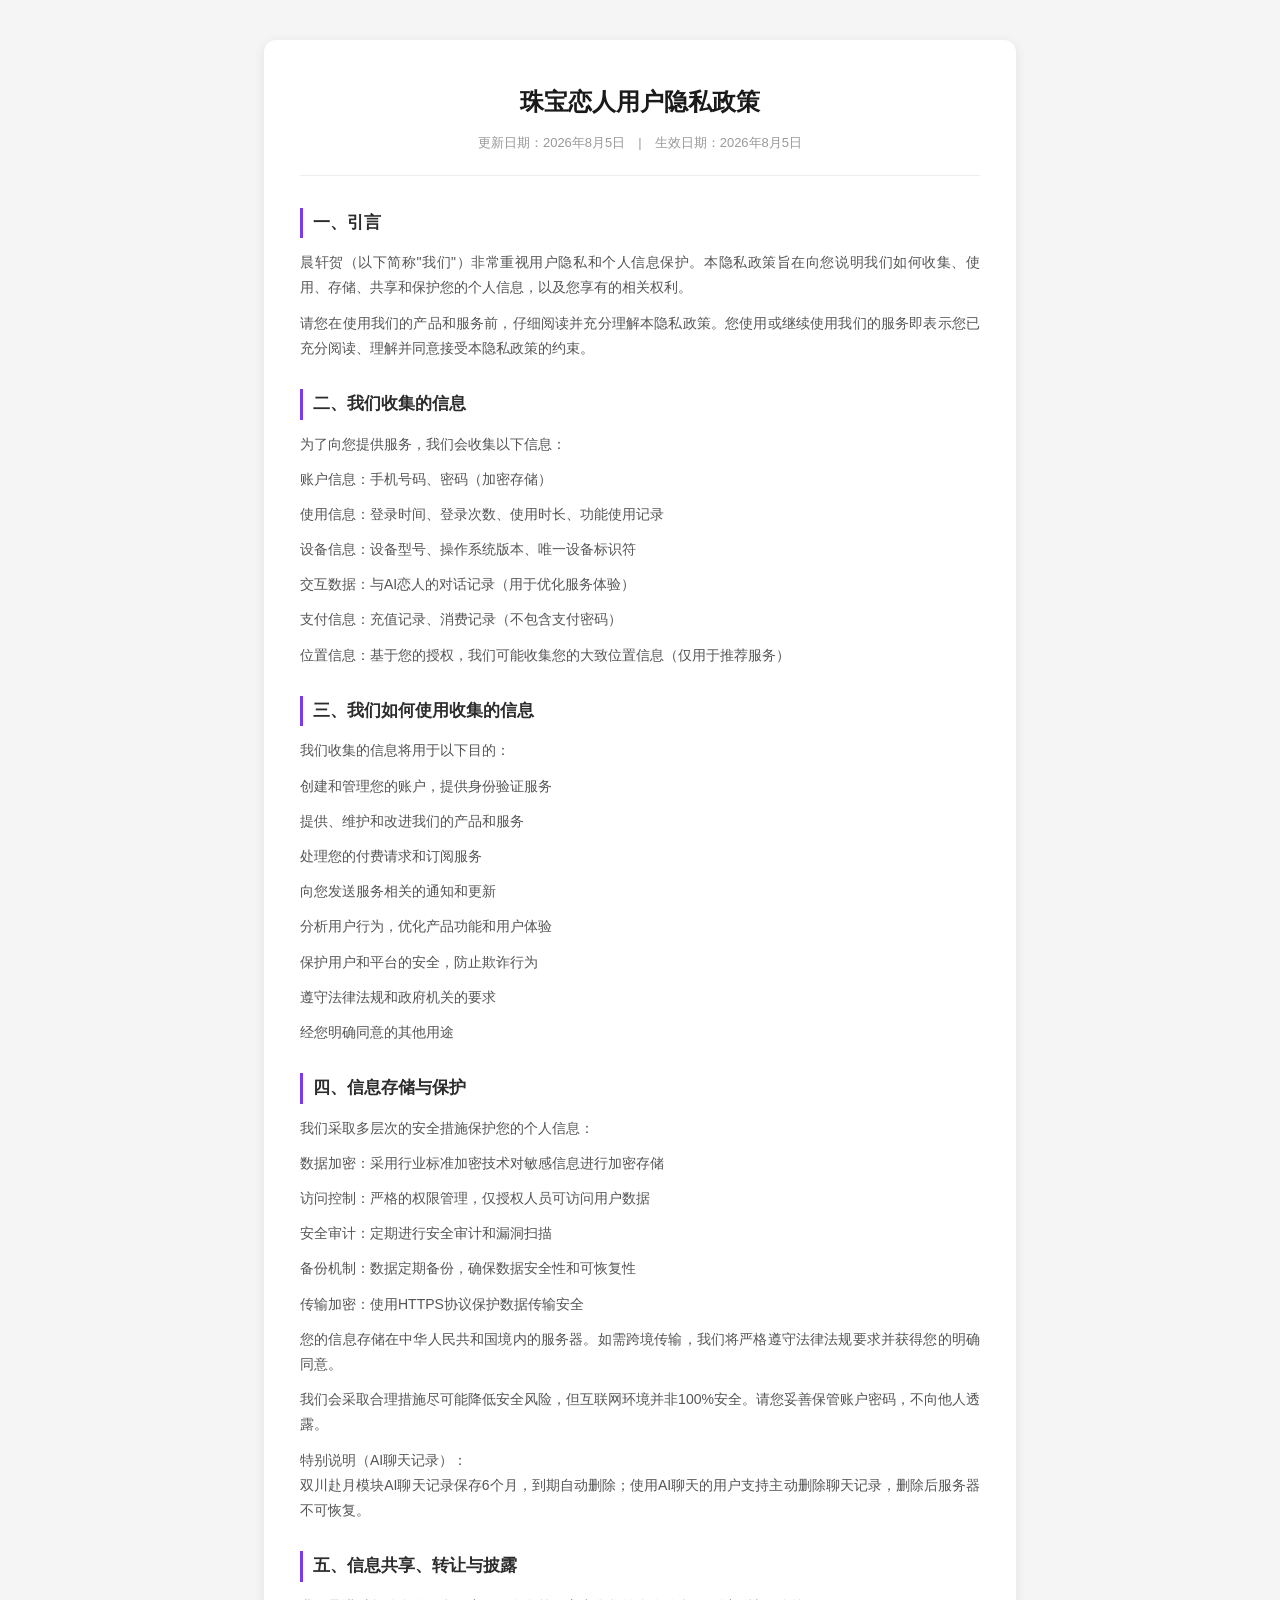
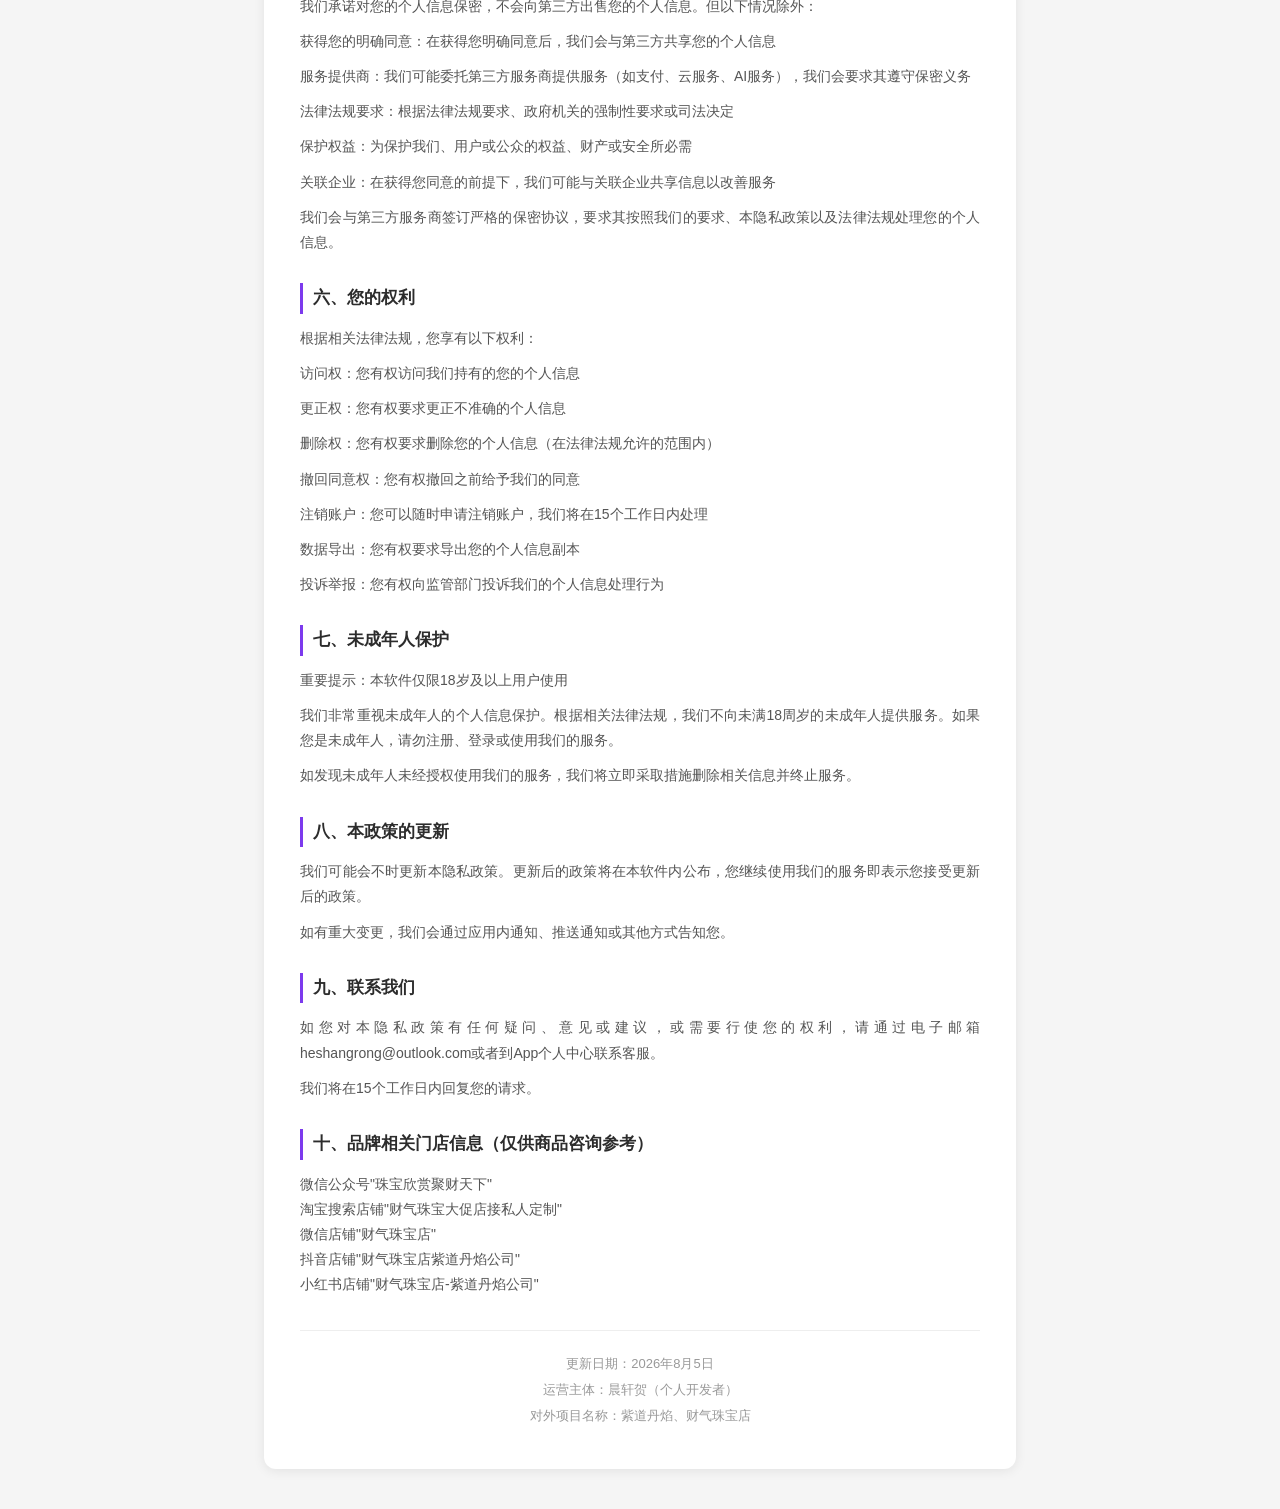
<file: privacy.html>
<!DOCTYPE html>
<html lang="zh-CN">
<head>
    <meta charset="UTF-8">
    <meta name="viewport" content="width=device-width, initial-scale=1.0">
    <title>珠宝恋人用户隐私政策</title>
    <style>
        * { margin: 0; padding: 0; box-sizing: border-box; }
        body {
            font-family: -apple-system, "Helvetica Neue", "PingFang SC", "Microsoft YaHei", sans-serif;
            line-height: 1.8;
            color: #333;
            background: #f5f5f5;
        }
        .container {
            max-width: 800px;
            margin: 0 auto;
            padding: 40px 24px;
        }
        .card {
            background: #fff;
            border-radius: 12px;
            padding: 40px 36px;
            box-shadow: 0 2px 12px rgba(0,0,0,0.08);
        }
        h1 {
            font-size: 24px;
            font-weight: 700;
            text-align: center;
            margin-bottom: 8px;
            color: #1a1a1a;
        }
        .meta {
            text-align: center;
            font-size: 13px;
            color: #999;
            margin-bottom: 32px;
            padding-bottom: 20px;
            border-bottom: 1px solid #eee;
        }
        h2 {
            font-size: 17px;
            font-weight: 600;
            margin-top: 28px;
            margin-bottom: 12px;
            color: #2c2c2c;
            padding-left: 10px;
            border-left: 3px solid #7c3aed;
        }
        p {
            font-size: 14px;
            color: #555;
            margin-bottom: 10px;
            text-align: justify;
        }
        .contact {
            background: #f0f9ff;
            padding: 16px 20px;
            border-radius: 8px;
            margin-top: 8px;
            font-size: 14px;
            color: #1e40af;
            line-height: 2;
        }
        .footer {
            text-align: center;
            margin-top: 32px;
            padding-top: 20px;
            border-top: 1px solid #eee;
            font-size: 13px;
            color: #999;
            line-height: 2;
        }
    </style>
</head>
<body>
<div class="container">
    <div class="card">
        <h1>珠宝恋人用户隐私政策</h1>
        <div class="meta">
            更新日期：2026年8月5日　|　生效日期：2026年8月5日
        </div>

        <h2>一、引言</h2>
        <p>晨轩贺（以下简称"我们"）非常重视用户隐私和个人信息保护。本隐私政策旨在向您说明我们如何收集、使用、存储、共享和保护您的个人信息，以及您享有的相关权利。</p>
        <p>请您在使用我们的产品和服务前，仔细阅读并充分理解本隐私政策。您使用或继续使用我们的服务即表示您已充分阅读、理解并同意接受本隐私政策的约束。</p>

        <h2>二、我们收集的信息</h2>
        <p>为了向您提供服务，我们会收集以下信息：</p>
        <p>账户信息：手机号码、密码（加密存储）</p>
        <p>使用信息：登录时间、登录次数、使用时长、功能使用记录</p>
        <p>设备信息：设备型号、操作系统版本、唯一设备标识符</p>
        <p>交互数据：与AI恋人的对话记录（用于优化服务体验）</p>
        <p>支付信息：充值记录、消费记录（不包含支付密码）</p>
        <p>位置信息：基于您的授权，我们可能收集您的大致位置信息（仅用于推荐服务）</p>

        <h2>三、我们如何使用收集的信息</h2>
        <p>我们收集的信息将用于以下目的：</p>
        <p>创建和管理您的账户，提供身份验证服务</p>
        <p>提供、维护和改进我们的产品和服务</p>
        <p>处理您的付费请求和订阅服务</p>
        <p>向您发送服务相关的通知和更新</p>
        <p>分析用户行为，优化产品功能和用户体验</p>
        <p>保护用户和平台的安全，防止欺诈行为</p>
        <p>遵守法律法规和政府机关的要求</p>
        <p>经您明确同意的其他用途</p>

        <h2>四、信息存储与保护</h2>
        <p>我们采取多层次的安全措施保护您的个人信息：</p>
        <p>数据加密：采用行业标准加密技术对敏感信息进行加密存储</p>
        <p>访问控制：严格的权限管理，仅授权人员可访问用户数据</p>
        <p>安全审计：定期进行安全审计和漏洞扫描</p>
        <p>备份机制：数据定期备份，确保数据安全性和可恢复性</p>
        <p>传输加密：使用HTTPS协议保护数据传输安全</p>
        <p>您的信息存储在中华人民共和国境内的服务器。如需跨境传输，我们将严格遵守法律法规要求并获得您的明确同意。</p>
        <p>我们会采取合理措施尽可能降低安全风险，但互联网环境并非100%安全。请您妥善保管账户密码，不向他人透露。</p>
        <p>特别说明（AI聊天记录）：<br>
        双川赴月模块AI聊天记录保存6个月，到期自动删除；使用AI聊天的用户支持主动删除聊天记录，删除后服务器不可恢复。</p>

        <h2>五、信息共享、转让与披露</h2>
        <p>我们承诺对您的个人信息保密，不会向第三方出售您的个人信息。但以下情况除外：</p>
        <p>获得您的明确同意：在获得您明确同意后，我们会与第三方共享您的个人信息</p>
        <p>服务提供商：我们可能委托第三方服务商提供服务（如支付、云服务、AI服务），我们会要求其遵守保密义务</p>
        <p>法律法规要求：根据法律法规要求、政府机关的强制性要求或司法决定</p>
        <p>保护权益：为保护我们、用户或公众的权益、财产或安全所必需</p>
        <p>关联企业：在获得您同意的前提下，我们可能与关联企业共享信息以改善服务</p>
        <p>我们会与第三方服务商签订严格的保密协议，要求其按照我们的要求、本隐私政策以及法律法规处理您的个人信息。</p>

        <h2>六、您的权利</h2>
        <p>根据相关法律法规，您享有以下权利：</p>
        <p>访问权：您有权访问我们持有的您的个人信息</p>
        <p>更正权：您有权要求更正不准确的个人信息</p>
        <p>删除权：您有权要求删除您的个人信息（在法律法规允许的范围内）</p>
        <p>撤回同意权：您有权撤回之前给予我们的同意</p>
        <p>注销账户：您可以随时申请注销账户，我们将在15个工作日内处理</p>
        <p>数据导出：您有权要求导出您的个人信息副本</p>
        <p>投诉举报：您有权向监管部门投诉我们的个人信息处理行为</p>

        <h2>七、未成年人保护</h2>
        <p>重要提示：本软件仅限18岁及以上用户使用</p>
        <p>我们非常重视未成年人的个人信息保护。根据相关法律法规，我们不向未满18周岁的未成年人提供服务。如果您是未成年人，请勿注册、登录或使用我们的服务。</p>
        <p>如发现未成年人未经授权使用我们的服务，我们将立即采取措施删除相关信息并终止服务。</p>

        <h2>八、本政策的更新</h2>
        <p>我们可能会不时更新本隐私政策。更新后的政策将在本软件内公布，您继续使用我们的服务即表示您接受更新后的政策。</p>
        <p>如有重大变更，我们会通过应用内通知、推送通知或其他方式告知您。</p>

        <h2>九、联系我们</h2>
        <p>如您对本隐私政策有任何疑问、意见或建议，或需要行使您的权利，请通过电子邮箱heshangrong@outlook.com或者到App个人中心联系客服。</p>
        <p>我们将在15个工作日内回复您的请求。</p>

        <h2>十、品牌相关门店信息（仅供商品咨询参考）</h2>
        <p>微信公众号"珠宝欣赏聚财天下"<br>
        淘宝搜索店铺"财气珠宝大促店接私人定制"<br>
        微信店铺"财气珠宝店"<br>
        抖音店铺"财气珠宝店紫道丹焰公司"<br>
        小红书店铺"财气珠宝店-紫道丹焰公司"</p>

        <div class="footer">
            更新日期：2026年8月5日<br>
            运营主体：晨轩贺（个人开发者）<br>
            对外项目名称：紫道丹焰、财气珠宝店
        </div>
    </div>
</div>
</body>
</html>
</file>
